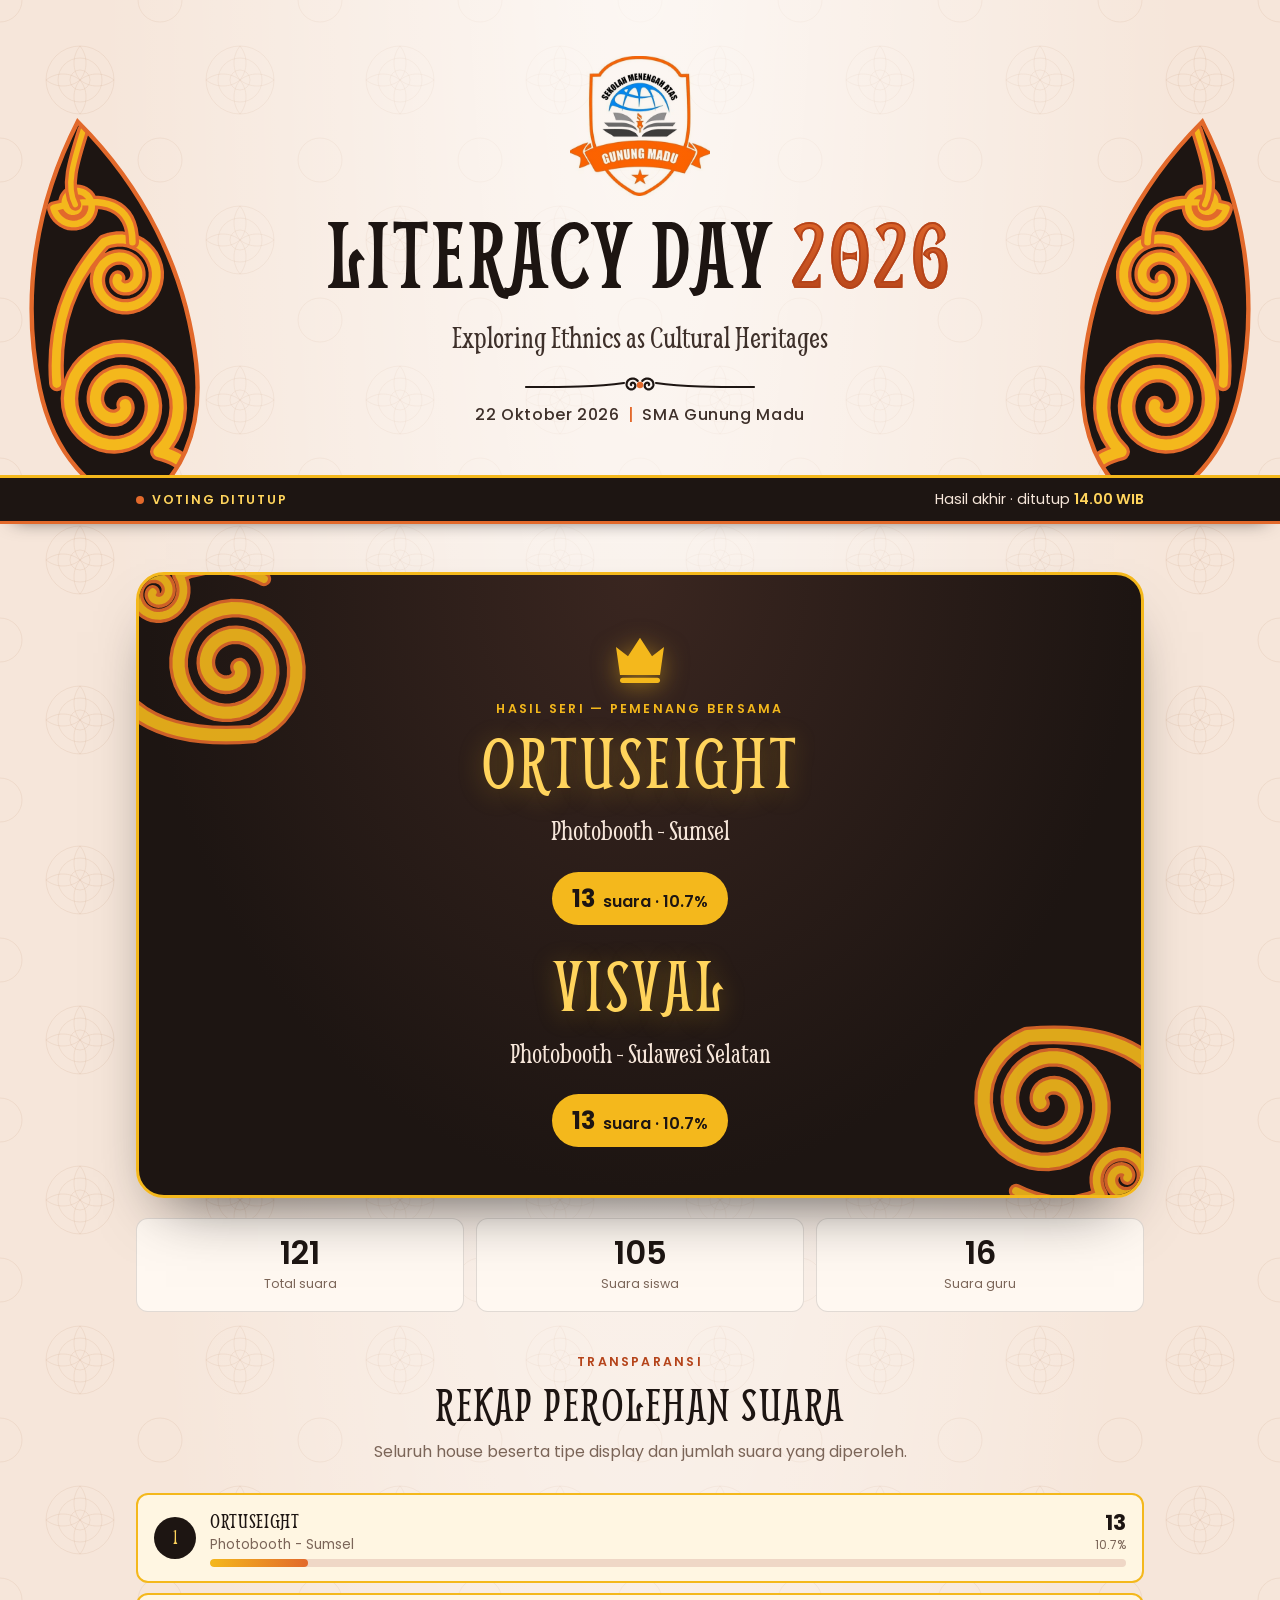
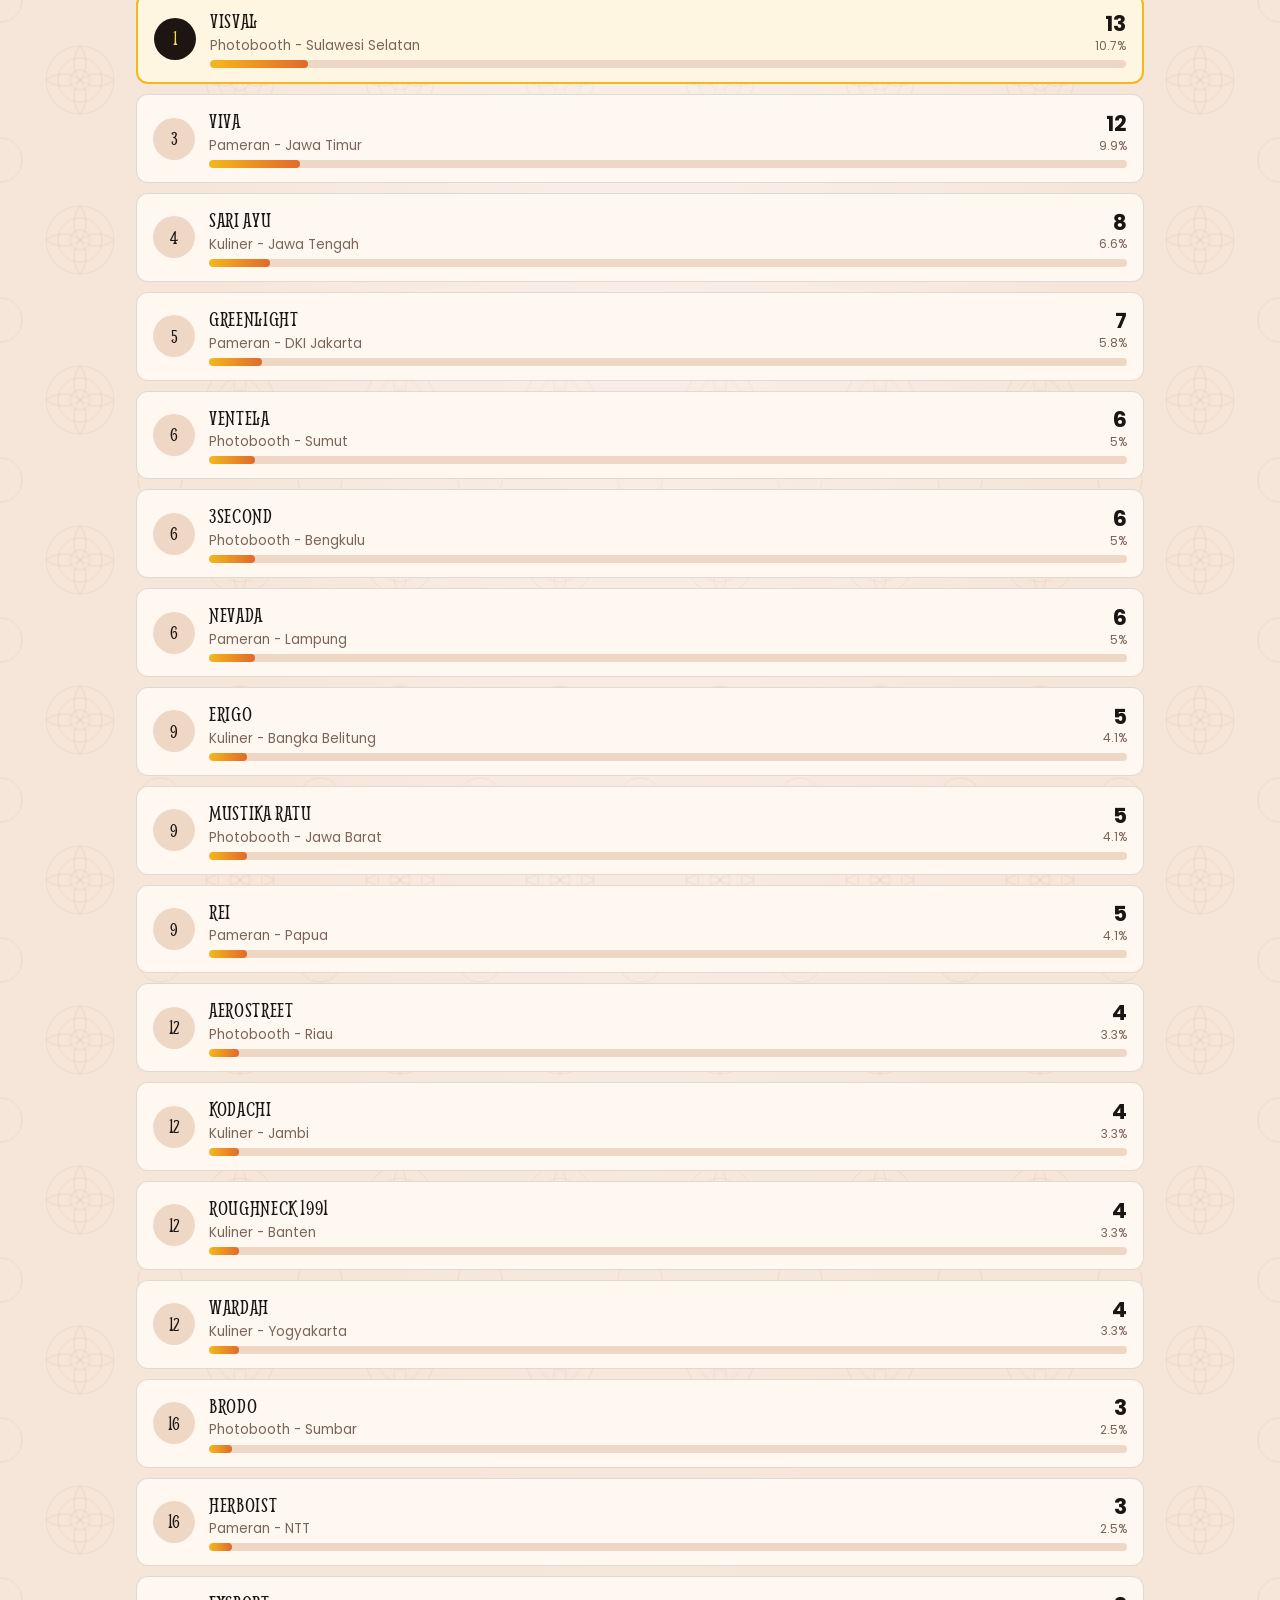
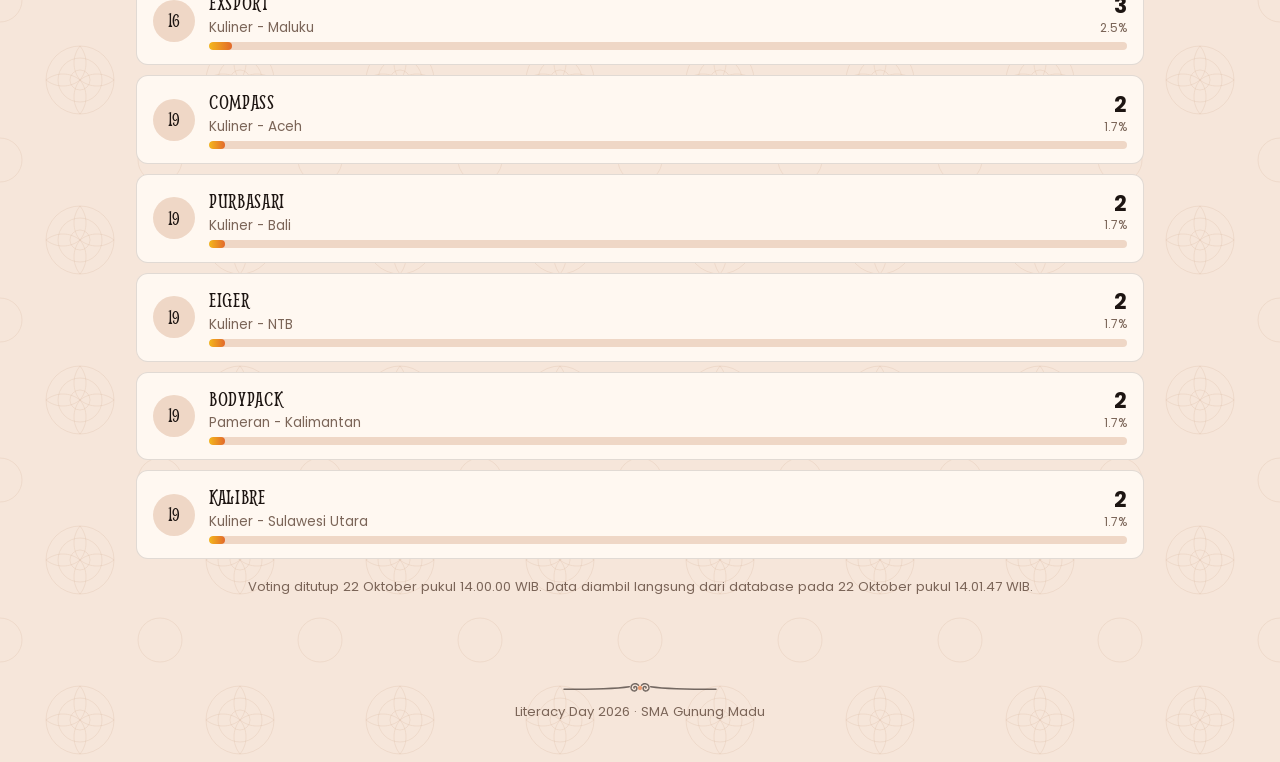
<file: index.html>
<!doctype html>
<html lang="id">
<head>
  <meta charset="utf-8">
  <meta name="viewport" content="width=device-width, initial-scale=1, viewport-fit=cover">
  <title>Voting House · Literacy Day 2026</title>
  <meta name="description" content="Voting house Literacy Day 2026 — Exploring Ethnics as Cultural Heritages, SMA Gunung Madu.">
  <meta name="theme-color" content="#1D1512">
  <link rel="icon" href="assets/logo-sma-gunung-madu.webp" type="image/webp">
  <link rel="apple-touch-icon" href="assets/logo-sma-gunung-madu.webp">
  <link rel="preconnect" href="https://fonts.googleapis.com">
  <link rel="preconnect" href="https://fonts.gstatic.com" crossorigin>
  <link href="https://fonts.googleapis.com/css2?family=Smythe&family=Poppins:wght@400;500;600;700&display=swap" rel="stylesheet">
  <link rel="stylesheet" href="assets/style.css">
</head>
<body>
  <div class="demo-banner" id="demoBanner" hidden>MODE DEMO — data hanya tersimpan di browser ini. Isi API_URL di assets/config.js.</div>

  <header class="hero">
    <div class="ornament ornament--left" data-ornament="panel" aria-hidden="true"></div>
    <div class="ornament ornament--right" data-ornament="panel" aria-hidden="true"></div>
    <div class="hero__inner">
      <button class="emblem" id="emblem" type="button" aria-label="SMA Gunung Madu">
        <img src="assets/logo-sma-gunung-madu.webp" alt="Logo SMA Gunung Madu" width="400" height="400">
      </button>
      <h1 class="hero__title">Literacy Day <span class="hero__year">2026</span></h1>
      <p class="hero__tagline">Exploring Ethnics as Cultural Heritages</p>
      <div class="flourish" data-ornament="flourish" aria-hidden="true"></div>
      <p class="hero__meta">22 Oktober 2026<span>|</span>SMA Gunung Madu</p>
    </div>
  </header>

  <div class="stage" id="stage">
    <div class="stage__inner">
      <span class="stage__label"><i class="stage__dot"></i><span id="stageLabel">Voting House</span></span>
      <span class="stage__time" id="stageTime" aria-live="off">Memuat…</span>
    </div>
  </div>

  <main class="container">
    <!-- Memuat -->
    <section id="viewLoading" class="view">
      <div class="loader" role="status">Menghubungkan ke server…</div>
    </section>

    <!-- Voting -->
    <section id="viewVote" class="view" hidden>
      <div class="section-head">
        <p class="eyebrow">Voting House</p>
        <h2>Pilih House Favoritmu</h2>
        <p class="lead">Satu orang, satu suara. Pilih house dengan display budaya terbaik menurutmu.</p>
      </div>

      <ol class="steps" aria-label="Langkah voting">
        <li id="stepDot1" class="is-active"><span>1</span>Verifikasi</li>
        <li id="stepDot2"><span>2</span>Pilih House</li>
      </ol>

      <form id="stepIdentity" class="card card--narrow" novalidate>
        <div class="segmented" role="group" aria-label="Saya adalah">
          <button type="button" data-role="siswa" aria-pressed="true">
            <svg viewBox="0 0 24 24" fill="none" stroke="currentColor" stroke-width="2" stroke-linecap="round" stroke-linejoin="round" aria-hidden="true"><path d="M22 10 12 5 2 10l10 5 10-5Z"/><path d="M6 12v5c3 2 9 2 12 0v-5"/></svg>
            Siswa
          </button>
          <button type="button" data-role="guru" aria-pressed="false">
            <svg viewBox="0 0 24 24" fill="none" stroke="currentColor" stroke-width="2" stroke-linecap="round" stroke-linejoin="round" aria-hidden="true"><circle cx="12" cy="7" r="4"/><path d="M5 21v-1a7 7 0 0 1 14 0v1"/></svg>
            Guru
          </button>
        </div>

        <p class="form-error" id="identityError" role="alert" hidden></p>

        <div class="field">
          <label for="codeInput" id="codeLabel">4 Angka Terakhir NIS</label>
          <input class="input input--code" id="codeInput" name="code" type="text" inputmode="numeric" autocomplete="off" maxlength="4" placeholder="0000" required>
          <p class="hint" id="codeHint">Contoh: NIS 2526<b>0123</b> → ketik <b>0123</b></p>
        </div>

        <button class="btn btn--primary btn--block" type="submit">Lanjut Pilih House</button>
      </form>

      <div id="stepHouse" hidden>
        <div class="who">
          <span id="whoText"></span>
          <button type="button" class="link-btn" id="changeIdentity">Ganti</button>
        </div>
        <div class="houses" id="houseList" role="radiogroup" aria-label="Daftar house"></div>
        <div class="vote-bar">
          <div class="vote-bar__text">Pilihanmu<strong id="choiceText">Belum memilih</strong></div>
          <button type="button" class="btn btn--gold" id="openConfirm" disabled>Kirim Suara</button>
        </div>
      </div>
    </section>

    <!-- Sudah memilih -->
    <section id="viewVoted" class="view" hidden>
      <div class="card card--narrow voted">
        <div class="voted__icon"><svg viewBox="0 0 24 24" fill="none" stroke="currentColor" stroke-width="3" stroke-linecap="round" stroke-linejoin="round" aria-hidden="true"><path d="m5 12 5 5 9-10"/></svg></div>
        <h2 class="title-display">Terima Kasih!</h2>
        <p class="lead">Suaramu sudah tercatat. Perangkat ini tidak dapat digunakan untuk memilih lagi.</p>
        <div class="voted__choice">
          <span class="tag">Pilihanmu</span>
          <p class="house__name" id="votedName">—</p>
          <p class="hint" id="votedDisplay"></p>
        </div>
        <p class="hint">Pemenang diumumkan otomatis di halaman ini pukul <b id="votedClose">14.00 WIB</b></p>
        <div class="countdown" id="votedCountdown" aria-hidden="true">
          <div><b data-unit="h">00</b><small>Jam</small></div>
          <div><b data-unit="m">00</b><small>Menit</small></div>
          <div><b data-unit="s">00</b><small>Detik</small></div>
        </div>
      </div>
    </section>

    <!-- Hasil -->
    <section id="viewResults" class="view" hidden>
      <div class="winner">
        <div class="winner__orn winner__orn--tl" data-ornament="swirl" aria-hidden="true"></div>
        <div class="winner__orn winner__orn--br" data-ornament="swirl" aria-hidden="true"></div>
        <div class="winner__inner">
          <div class="winner__crown" aria-hidden="true"><svg viewBox="0 0 24 24" fill="currentColor"><path d="M3 7.5 7.5 11 12 4l4.5 7L21 7.5 19.5 18h-15L3 7.5Z"/><rect x="4.5" y="19" width="15" height="2" rx="1"/></svg></div>
          <p class="eyebrow" id="winnerEyebrow">Pemenang Voting House</p>
          <div class="winner__list" id="winnerList"></div>
        </div>
      </div>

      <div class="stats">
        <div class="stat"><b id="statTotal">0</b><span>Total suara</span></div>
        <div class="stat"><b id="statSiswa">0</b><span>Suara siswa</span></div>
        <div class="stat"><b id="statGuru">0</b><span>Suara guru</span></div>
      </div>

      <div class="section-head">
        <p class="eyebrow">Transparansi</p>
        <h2>Rekap Perolehan Suara</h2>
        <p class="lead">Seluruh house beserta tipe display dan jumlah suara yang diperoleh.</p>
      </div>
      <ol class="ranks" id="rankList"></ol>
      <p class="note" id="resultsNote"></p>
    </section>

    <!-- Galat -->
    <section id="viewError" class="view" hidden>
      <div class="card card--narrow" style="text-align:center">
        <h2 class="title-display">Ups!</h2>
        <p class="lead" id="errorText">Terjadi kesalahan.</p>
        <p><button class="btn btn--primary" type="button" id="retryBtn">Coba Lagi</button></p>
      </div>
    </section>
  </main>

  <footer class="footer">
    <div class="flourish" data-ornament="flourish" aria-hidden="true"></div>
    Literacy Day 2026 · SMA Gunung Madu
  </footer>

  <dialog id="confirmDialog" aria-labelledby="confirmTitle">
    <form method="dialog" class="dialog__body">
      <h3 id="confirmTitle">Yakin dengan pilihanmu?</h3>
      <p class="hint">Suara hanya bisa diberikan satu kali dan tidak dapat diubah.</p>
      <div class="dialog__choice">
        <p class="house__name" id="confirmName"></p>
        <span class="tag">Tipe Display</span>
        <strong id="confirmDisplay"></strong>
      </div>
      <p class="form-error" id="confirmError" role="alert" hidden></p>
      <div class="dialog__actions">
        <button class="btn btn--ghost" value="cancel" id="cancelVote">Batal</button>
        <button class="btn btn--primary" type="button" id="submitVote">Ya, Kirim</button>
      </div>
    </form>
  </dialog>

  <script src="assets/config.js"></script>
  <script src="assets/api.js"></script>
  <script src="assets/ornament.js"></script>
  <script src="assets/app.js"></script>
</body>
</html>
</file>
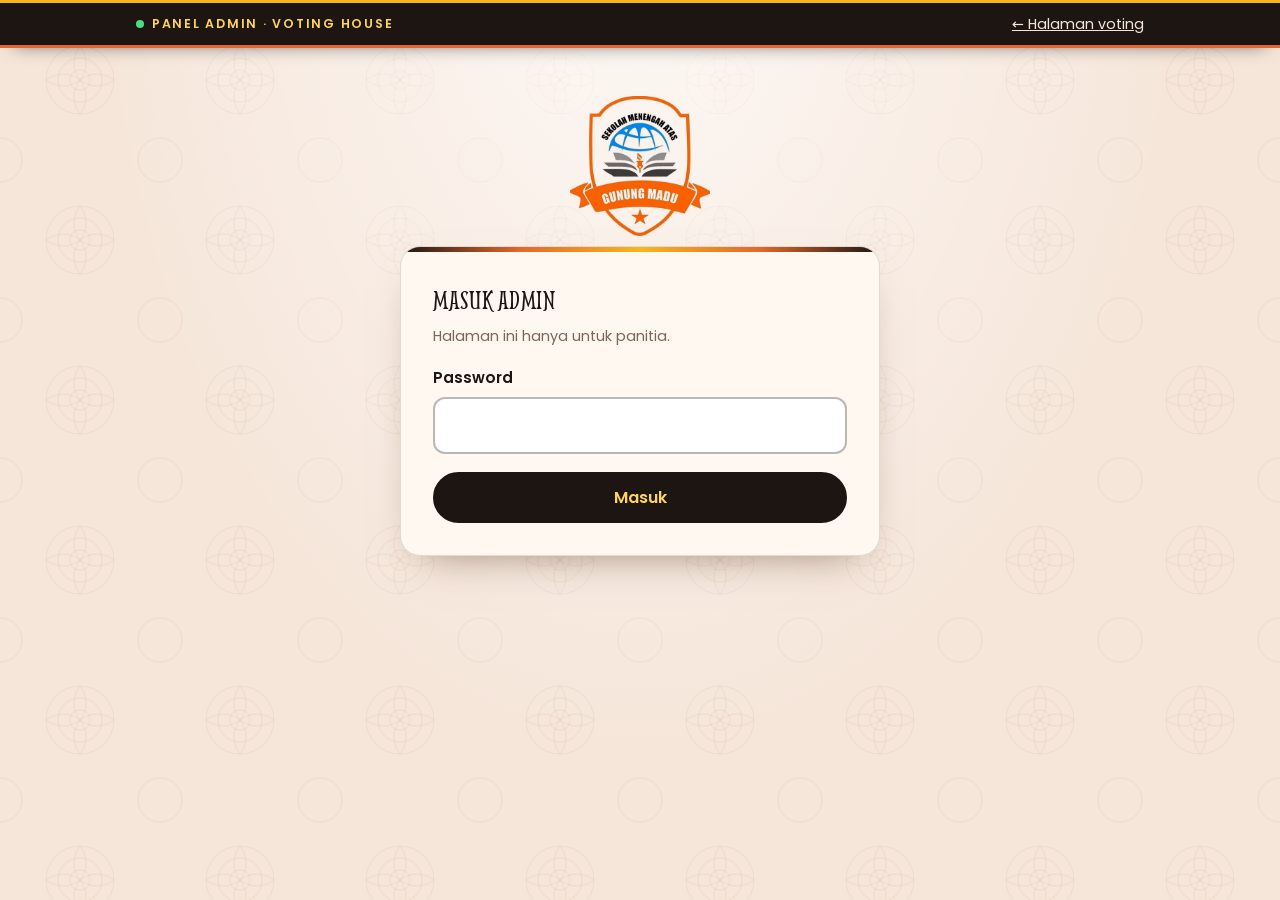
<file: admin.html>
<!doctype html>
<html lang="id">
<head>
  <meta charset="utf-8">
  <meta name="viewport" content="width=device-width, initial-scale=1, viewport-fit=cover">
  <meta name="robots" content="noindex, nofollow">
  <title>Admin · Voting House</title>
  <meta name="theme-color" content="#1D1512">
  <link rel="icon" href="assets/logo-sma-gunung-madu.webp" type="image/webp">
  <link rel="preconnect" href="https://fonts.googleapis.com">
  <link rel="preconnect" href="https://fonts.gstatic.com" crossorigin>
  <link href="https://fonts.googleapis.com/css2?family=Smythe&family=Poppins:wght@400;500;600;700&display=swap" rel="stylesheet">
  <link rel="stylesheet" href="assets/style.css">
</head>
<body>
  <div class="demo-banner" id="demoBanner" hidden>MODE DEMO — password admin: <b>admin</b>. Isi API_URL di assets/config.js untuk memakai Google Sheet.</div>

  <div class="stage">
    <div class="stage__inner">
      <span class="stage__label"><i class="stage__dot"></i>Panel Admin · Voting House</span>
      <a class="stage__time" href="./" style="color:inherit">← Halaman voting</a>
    </div>
  </div>

  <main class="container">
    <!-- Login -->
    <section id="viewLogin">
      <div class="emblem"><img src="assets/logo-sma-gunung-madu.webp" alt="Logo SMA Gunung Madu" width="400" height="400"></div>
      <form class="card card--narrow" id="loginForm">
        <h3>Masuk Admin</h3>
        <p class="sub">Halaman ini hanya untuk panitia.</p>
        <p class="form-error" id="loginError" role="alert" hidden></p>
        <div class="field">
          <label for="password">Password</label>
          <input class="input" id="password" type="password" autocomplete="current-password" required>
        </div>
        <button class="btn btn--primary btn--block" type="submit" id="loginBtn">Masuk</button>
      </form>
    </section>

    <!-- Dasbor -->
    <section id="viewAdmin" hidden>
      <div class="admin-top">
        <div>
          <p class="eyebrow">Literacy Day 2026</p>
          <h2 class="title-display">Panel Admin</h2>
        </div>
        <div class="row-actions">
          <button class="btn btn--ghost btn--small" type="button" id="refreshBtn">Muat ulang data</button>
          <button class="btn btn--ghost btn--small" type="button" id="logoutBtn">Keluar</button>
        </div>
      </div>

      <div class="admin-grid">
        <div class="card">
          <h3>Status</h3>
          <p class="sub" id="statusSub">—</p>
          <div class="kv">
            <div><span>Status voting</span><b id="kvStatus">—</b></div>
            <div><span>Ditutup pada</span><b id="kvClose">—</b></div>
            <div><span>Sisa waktu</span><b id="kvLeft">—</b></div>
            <div><span>Total suara</span><b id="kvTotal">0</b></div>
            <div><span>Siswa / Guru</span><b id="kvRoles">0 / 0</b></div>
            <div><span>Daftar NIS (sheet NIS)</span><b id="kvNis">—</b></div>
          </div>
        </div>

        <div class="card">
          <h3>Kelola House</h3>
          <p class="sub">Format: <b>Nama House - Tipe Display</b>. Ubah nama di bawah, lalu tekan <b>Simpan Daftar House</b>. Suara yang sudah masuk tetap aman saat nama diubah.</p>
          <ol class="edit-list" id="editList"></ol>
          <div class="row-actions" style="margin-bottom:22px">
            <button class="btn btn--ghost btn--small" type="button" id="addRow">+ Tambah house</button>
          </div>

          <div class="field">
            <label for="bulkInput">Tempel banyak sekaligus (satu house per baris)</label>
            <textarea class="input" id="bulkInput" placeholder="Enggang - Rumah Panjang Dayak&#10;Siger - Kain Tapis Lampung&#10;Rencong - Tari Saman Aceh"></textarea>
            <div class="row-actions">
              <button class="btn btn--ghost btn--small" type="button" id="bulkAdd">Tambahkan ke daftar</button>
              <button class="btn btn--ghost btn--small" type="button" id="bulkReplace">Ganti seluruh daftar</button>
            </div>
          </div>

          <button class="btn btn--primary btn--block" type="button" id="saveHouses">Simpan Daftar House</button>
        </div>

        <div class="card">
          <h3>Pengaturan</h3>
          <p class="sub">Semua waktu dalam WIB (UTC+7). Setelah jam tutup, halaman voting otomatis menampilkan pemenang.</p>
          <div class="field">
            <label for="closeInput">Voting ditutup pada</label>
            <input class="input" id="closeInput" type="datetime-local" step="60">
          </div>
          <div class="field">
            <label for="teacherInput">Kode verifikasi guru</label>
            <input class="input" id="teacherInput" type="text" autocomplete="off">
          </div>
          <div class="field">
            <label class="check"><input type="checkbox" id="nisUniqueInput"> <span>Satu NIS (4 digit terakhir) hanya boleh memilih sekali.<br><span class="hint">Aktifkan hanya jika 4 digit terakhir NIS di sekolah tidak ada yang sama.</span></span></label>
          </div>
          <button class="btn btn--primary btn--block" type="button" id="saveSettings">Simpan Pengaturan</button>
        </div>

        <div class="card">
          <h3>Perolehan Suara (Live)</h3>
          <p class="sub">Hanya terlihat di panel admin sampai voting ditutup. Diperbarui tiap 30 detik.</p>
          <ol class="ranks" id="liveList"></ol>
        </div>

        <div class="card">
          <h3>Perangkat Ini</h3>
          <p class="sub">Untuk uji coba: hapus tanda “sudah memilih” di browser ini agar bisa mencoba voting lagi. Tidak menghapus suara di database.</p>
          <button class="btn btn--ghost btn--small" type="button" id="resetDevice">Reset status voting perangkat ini</button>
        </div>
      </div>
    </section>
  </main>

  <div class="toast" id="toast" role="status" aria-live="polite"></div>

  <script src="assets/config.js"></script>
  <script src="assets/api.js"></script>
  <script src="assets/ornament.js"></script>
  <script src="assets/admin.js"></script>
</body>
</html>
</file>
<file: assets/style.css>
/* Literacy Day 2026 — tema mengikuti banner: krem merah muda, hitam, emas, oranye. */
:root {
  --cream: #F6E6DA;
  --cream-2: #EFD7C6;
  --paper: #FFF8F1;
  --ink: #1D1512;
  --ink-2: #3E302A;
  --muted: #7B6558;
  --gold: #F4B81C;
  --gold-2: #FFD45C;
  --orange: #E2692B;
  --ember: #B5441A;
  --ok: #2F7D4F;
  --danger: #B3261E;
  --line: rgba(29, 21, 18, .13);
  --line-strong: rgba(29, 21, 18, .3);
  --radius: 20px;
  --radius-sm: 12px;
  --shadow: 0 18px 40px -24px rgba(70, 35, 10, .6);
  /* Smythe: serif art nouveau ramping, paling mirip huruf "LITERACY DAY" pada banner. */
  --font-display: 'Smythe', 'Times New Roman', serif;
  --font-serif: 'Smythe', Georgia, serif;
  --font-ui: 'Poppins', system-ui, -apple-system, 'Segoe UI', sans-serif;
  color-scheme: light;
}

* { box-sizing: border-box; }
html { -webkit-text-size-adjust: 100%; }
body {
  margin: 0;
  min-height: 100vh;
  font-family: var(--font-ui);
  font-size: 16px;
  line-height: 1.55;
  color: var(--ink);
  background-color: var(--cream);
  background-image:
    radial-gradient(ellipse at 50% -10%, rgba(255, 255, 255, .75), transparent 60%),
    url("data:image/svg+xml,%3Csvg xmlns='http://www.w3.org/2000/svg' width='160' height='160' viewBox='0 0 160 160'%3E%3Cg fill='none' stroke='%23B9825F' stroke-opacity='.13'%3E%3Ccircle cx='80' cy='80' r='34'/%3E%3Ccircle cx='80' cy='80' r='22'/%3E%3Ccircle cx='80' cy='80' r='10'/%3E%3Cpath d='M80 46c8 10 8 24 0 34-8-10-8-24 0-34zM80 114c8-10 8-24 0-34-8 10-8 24 0 34zM46 80c10-8 24-8 34 0-10 8-24 8-34 0zM114 80c-10-8-24-8-34 0 10 8 24 8 34 0z'/%3E%3Ccircle cx='0' cy='0' r='22'/%3E%3Ccircle cx='160' cy='0' r='22'/%3E%3Ccircle cx='0' cy='160' r='22'/%3E%3Ccircle cx='160' cy='160' r='22'/%3E%3C/g%3E%3C/svg%3E");
  -webkit-font-smoothing: antialiased;
}
img, svg { max-width: 100%; }
button, input, select, textarea { font: inherit; color: inherit; }
[hidden] { display: none !important; }
.sr-only { position: absolute; width: 1px; height: 1px; overflow: hidden; clip: rect(0 0 0 0); white-space: nowrap; }

.demo-banner {
  background: var(--orange);
  color: #fff;
  text-align: center;
  font-size: .8rem;
  font-weight: 600;
  padding: 6px 16px;
}

/* ------------------------------------------------------------ Hero */
.hero {
  position: relative;
  overflow: hidden;
  padding: clamp(28px, 6vw, 56px) 16px clamp(30px, 5vw, 48px);
  text-align: center;
}
/* Tanpa z-index agar logo (mix-blend-mode) menyatu dengan latar halaman. */
.hero__inner { position: relative; max-width: 760px; margin: 0 auto; }
.ornament { position: absolute; z-index: 0; pointer-events: none; }
.ornament svg { display: block; width: 100%; height: auto; }
.ornament--left, .ornament--right { bottom: -36px; width: clamp(92px, 15vw, 176px); }
.ornament--left { left: max(-30px, calc(50% - 620px)); transform: rotate(-9deg); }
.ornament--right { right: max(-30px, calc(50% - 620px)); transform: scaleX(-1) rotate(-9deg); }

.emblem {
  display: block;
  width: clamp(96px, 20vw, 140px);
  margin: 0 auto 10px;
  padding: 0;
  border: 0;
  background: none;
  cursor: default;
  -webkit-tap-highlight-color: transparent;
  mix-blend-mode: multiply; /* latar putih logo melebur ke warna krem */
}
.emblem img { display: block; width: 100%; height: auto; }
.emblem.is-poked { animation: poke .25s ease; }
@keyframes poke { 50% { transform: scale(.94); } }

.hero__title {
  margin: 0;
  font-family: var(--font-display);
  font-weight: 400;
  font-size: clamp(3rem, 11vw, 6.2rem);
  line-height: .95;
  letter-spacing: .04em;
  text-transform: uppercase;
  -webkit-text-stroke: .018em var(--ink); /* menebalkan goresan seperti di banner */
}
.hero__year {
  display: inline-block;
  background: linear-gradient(180deg, var(--orange), var(--ember));
  -webkit-background-clip: text;
  background-clip: text;
  color: transparent;
  -webkit-text-stroke-color: var(--ember);
}
.hero__tagline {
  margin: .4em 0 0;
  font-family: var(--font-serif);
  font-weight: 400;
  font-size: clamp(1.35rem, 4vw, 2rem);
  color: var(--ink-2);
}
.flourish { width: min(240px, 60vw); margin: 10px auto 6px; }
.flourish svg { display: block; width: 100%; height: auto; }
.hero__meta {
  margin: 0;
  font-weight: 500;
  font-size: clamp(.85rem, 2.2vw, 1rem);
  letter-spacing: .04em;
  color: var(--ink-2);
}
.hero__meta span { margin: 0 .5em; color: var(--orange); }

/* ------------------------------------------------------------ Stage (status bar) */
.stage {
  position: sticky;
  top: 0;
  z-index: 30;
  background: var(--ink);
  color: var(--cream);
  border-top: 3px solid var(--gold);
  border-bottom: 3px solid var(--orange);
  box-shadow: 0 8px 20px -14px rgba(0, 0, 0, .8);
}
.stage__inner {
  max-width: 1040px;
  margin: 0 auto;
  padding: 10px 16px;
  display: flex;
  align-items: center;
  justify-content: space-between;
  gap: 8px 16px;
  flex-wrap: wrap;
}
.stage__label {
  display: inline-flex;
  align-items: center;
  gap: 8px;
  font-size: .78rem;
  font-weight: 600;
  letter-spacing: .14em;
  text-transform: uppercase;
  color: var(--gold-2);
}
.stage__dot { width: 8px; height: 8px; border-radius: 50%; background: #4ADE80; box-shadow: 0 0 0 0 rgba(74, 222, 128, .6); animation: pulse 2s infinite; }
.stage.is-closed .stage__dot { background: var(--orange); animation: none; }
@keyframes pulse { 70% { box-shadow: 0 0 0 8px rgba(74, 222, 128, 0); } 100% { box-shadow: 0 0 0 0 rgba(74, 222, 128, 0); } }
.stage__time { font-size: .9rem; font-variant-numeric: tabular-nums; }
.stage__time strong { color: var(--gold-2); font-weight: 600; }

/* ------------------------------------------------------------ Layout */
.container { max-width: 1040px; margin: 0 auto; padding: clamp(28px, 5vw, 48px) 16px 72px; }
.section-head { text-align: center; max-width: 640px; margin: 0 auto 28px; }
.eyebrow {
  margin: 0 0 6px;
  font-size: .78rem;
  font-weight: 600;
  letter-spacing: .18em;
  text-transform: uppercase;
  color: var(--ember);
}
.section-head h2, .title-display {
  margin: 0;
  font-family: var(--font-display);
  font-weight: 400;
  font-size: clamp(2rem, 6vw, 3.1rem);
  line-height: 1.05;
  letter-spacing: .03em;
  text-transform: uppercase;
}
.lead { margin: 10px 0 0; color: var(--muted); }

.card {
  position: relative;
  overflow: hidden;
  background: var(--paper);
  border: 1px solid var(--line);
  border-radius: var(--radius);
  box-shadow: var(--shadow);
  padding: clamp(20px, 4vw, 32px);
}
.card::before {
  content: '';
  position: absolute;
  inset: 0 0 auto;
  height: 5px;
  background: linear-gradient(90deg, var(--ink), var(--orange) 25%, var(--gold) 50%, var(--orange) 75%, var(--ink));
}
.card--narrow { max-width: 480px; margin: 0 auto; }

/* ------------------------------------------------------------ Steps */
.steps { display: flex; justify-content: center; gap: 8px; margin: 0 0 20px; padding: 0; list-style: none; }
.steps li {
  display: inline-flex;
  align-items: center;
  gap: 8px;
  padding: 6px 14px 6px 6px;
  border-radius: 999px;
  border: 1px solid var(--line);
  background: rgba(255, 248, 241, .7);
  font-size: .85rem;
  font-weight: 500;
  color: var(--muted);
}
.steps li span {
  display: grid;
  place-items: center;
  width: 24px;
  height: 24px;
  border-radius: 50%;
  background: var(--cream-2);
  font-size: .75rem;
  font-weight: 700;
}
.steps li.is-active { border-color: var(--ink); color: var(--ink); background: var(--paper); }
.steps li.is-active span { background: var(--ink); color: var(--gold-2); }
.steps li.is-done span { background: var(--gold); color: var(--ink); }

/* ------------------------------------------------------------ Form */
.segmented {
  display: grid;
  grid-template-columns: 1fr 1fr;
  gap: 4px;
  padding: 4px;
  margin-bottom: 22px;
  border: 2px solid var(--ink);
  border-radius: 999px;
}
.segmented button {
  display: inline-flex;
  align-items: center;
  justify-content: center;
  gap: 8px;
  padding: 10px 12px;
  border: 0;
  border-radius: 999px;
  background: transparent;
  font-weight: 600;
  cursor: pointer;
  transition: background .2s, color .2s;
}
.segmented button svg { width: 20px; height: 20px; }
.segmented button[aria-pressed="true"] { background: var(--ink); color: var(--gold-2); }
.segmented button:focus-visible { outline: 3px solid var(--gold); outline-offset: 2px; }

.field { display: grid; gap: 8px; margin-bottom: 18px; }
.field label { font-weight: 600; font-size: .95rem; }
.input {
  width: 100%;
  padding: 14px 16px;
  border: 2px solid var(--line-strong);
  border-radius: var(--radius-sm);
  background: #fff;
  font-size: 1rem;
  transition: border-color .2s, box-shadow .2s;
}
.input:focus { outline: none; border-color: var(--gold); box-shadow: 0 0 0 4px rgba(244, 184, 28, .3); }
.input--code {
  text-align: center;
  font-size: 1.7rem;
  font-weight: 600;
  letter-spacing: .4em;
  padding-left: calc(16px + .4em);
  font-variant-numeric: tabular-nums;
}
.input--code::placeholder { letter-spacing: .4em; color: rgba(29, 21, 18, .25); }
.input.is-invalid { border-color: var(--danger); }
.hint { margin: 0; font-size: .85rem; color: var(--muted); }
.form-error {
  margin: 0 0 16px;
  padding: 10px 14px;
  border-radius: var(--radius-sm);
  background: #FCE8E6;
  color: var(--danger);
  font-size: .9rem;
  font-weight: 500;
}

/* ------------------------------------------------------------ Buttons */
.btn {
  display: inline-flex;
  align-items: center;
  justify-content: center;
  gap: .5em;
  padding: .85em 1.5em;
  border: 2px solid var(--ink);
  border-radius: 999px;
  background: transparent;
  font-weight: 600;
  font-size: 1rem;
  line-height: 1.2;
  text-decoration: none;
  cursor: pointer;
  transition: background .2s, color .2s, box-shadow .2s, transform .1s;
}
.btn:active { transform: translateY(1px); }
.btn:focus-visible { outline: 3px solid var(--gold); outline-offset: 2px; }
.btn--primary { background: var(--ink); color: var(--gold-2); }
.btn--primary:hover { box-shadow: 0 0 0 4px rgba(244, 184, 28, .35); }
.btn--gold { background: var(--gold); border-color: var(--gold); color: var(--ink); }
.btn--gold:hover { background: var(--gold-2); }
.btn--ghost:hover { background: rgba(29, 21, 18, .06); }
.btn--small { padding: .45em 1em; font-size: .85rem; }
.btn--block { width: 100%; }
.btn[disabled] { opacity: .45; cursor: not-allowed; box-shadow: none; }
.btn.is-loading { pointer-events: none; }
.btn.is-loading::before {
  content: '';
  width: 1em;
  height: 1em;
  border: 2px solid currentColor;
  border-right-color: transparent;
  border-radius: 50%;
  animation: spin .7s linear infinite;
}
.link-btn { border: 0; background: none; padding: 0; color: var(--ember); font-weight: 600; text-decoration: underline; cursor: pointer; }

/* ------------------------------------------------------------ Houses */
.who {
  display: flex;
  align-items: center;
  justify-content: space-between;
  gap: 12px;
  flex-wrap: wrap;
  margin: 0 auto 20px;
  padding: 10px 16px;
  border-radius: 999px;
  border: 1px dashed var(--line-strong);
  background: rgba(255, 248, 241, .7);
  font-size: .9rem;
}
.houses {
  display: grid;
  grid-template-columns: repeat(auto-fill, minmax(230px, 1fr));
  gap: 16px;
}
.house { position: relative; display: block; cursor: pointer; }
.house input { position: absolute; opacity: 0; pointer-events: none; }
.house__body {
  position: relative;
  overflow: hidden;
  height: 100%;
  min-height: 150px;
  display: flex;
  flex-direction: column;
  gap: 10px;
  padding: 18px 18px 20px;
  border: 2px solid var(--line);
  border-radius: var(--radius);
  background: var(--paper);
  transition: border-color .2s, box-shadow .2s, transform .2s, background .2s;
}
.house__body::after {
  content: '';
  position: absolute;
  right: -26px;
  bottom: -26px;
  width: 110px;
  height: 110px;
  background: var(--swirl) no-repeat center / contain;
  opacity: .14;
  transition: opacity .2s;
}
.house:hover .house__body { border-color: var(--line-strong); transform: translateY(-2px); }
.house input:focus-visible + .house__body { outline: 3px solid var(--gold); outline-offset: 3px; }
.house input:checked + .house__body {
  border-color: var(--gold);
  background: linear-gradient(160deg, #FFF8EA, #FFEDC7);
  box-shadow: 0 0 0 4px rgba(244, 184, 28, .3), var(--shadow);
}
.house input:checked + .house__body::after { opacity: .55; }
.house__num {
  display: grid;
  place-items: center;
  width: 40px;
  height: 40px;
  border-radius: 50%;
  background: var(--ink);
  color: var(--gold-2);
  font-family: var(--font-display);
  font-size: 1.2rem;
}
.house__check {
  position: absolute;
  top: 16px;
  right: 16px;
  display: grid;
  place-items: center;
  width: 28px;
  height: 28px;
  border-radius: 50%;
  border: 2px solid var(--line-strong);
  color: transparent;
  transition: all .2s;
}
.house__check svg { width: 16px; height: 16px; }
.house input:checked + .house__body .house__check { background: var(--ink); border-color: var(--ink); color: var(--gold-2); }
.house__name {
  margin: 0;
  font-family: var(--font-display);
  font-size: 1.75rem;
  line-height: 1.05;
  letter-spacing: .03em;
  text-transform: uppercase;
  word-break: break-word;
}
.house__display { position: relative; z-index: 1; margin: auto 0 0; }
.tag {
  display: block;
  font-size: .7rem;
  font-weight: 600;
  letter-spacing: .14em;
  text-transform: uppercase;
  color: var(--ember);
}
.house__display strong { font-family: var(--font-serif); font-size: 1.3rem; font-weight: 400; line-height: 1.2; }

.vote-bar {
  position: sticky;
  bottom: 12px;
  z-index: 20;
  display: flex;
  align-items: center;
  justify-content: space-between;
  gap: 12px;
  margin-top: 24px;
  padding: 12px 12px 12px 20px;
  border-radius: 999px;
  background: rgba(29, 21, 18, .96);
  color: var(--cream);
  box-shadow: 0 16px 30px -12px rgba(0, 0, 0, .6);
}
.vote-bar__text { min-width: 0; font-size: .9rem; line-height: 1.3; }
.vote-bar__text strong { display: block; color: var(--gold-2); font-size: 1rem; overflow: hidden; text-overflow: ellipsis; white-space: nowrap; }
.vote-bar .btn { flex-shrink: 0; }

.empty { text-align: center; padding: 32px 16px; color: var(--muted); }

/* ------------------------------------------------------------ Dialog */
dialog {
  width: min(440px, calc(100vw - 32px));
  padding: 0;
  border: 0;
  border-radius: var(--radius);
  background: var(--paper);
  color: var(--ink);
  box-shadow: 0 30px 60px -20px rgba(0, 0, 0, .55);
}
dialog::backdrop { background: rgba(29, 21, 18, .6); backdrop-filter: blur(3px); }
.dialog__body { padding: 28px 24px 24px; text-align: center; }
.dialog__body h3 { margin: 0 0 4px; font-family: var(--font-display); font-weight: 400; font-size: 1.9rem; text-transform: uppercase; letter-spacing: .03em; }
.dialog__choice {
  margin: 18px 0;
  padding: 18px;
  border-radius: var(--radius-sm);
  background: var(--ink);
  color: var(--cream);
  border: 2px solid var(--gold);
}
.dialog__choice .house__name { color: var(--gold-2); }
.dialog__choice .tag { color: var(--gold); margin-top: 8px; }
.dialog__choice strong { font-family: var(--font-serif); font-size: 1.3rem; font-weight: 400; }
.dialog__actions { display: grid; grid-template-columns: 1fr 1.4fr; gap: 10px; }

/* ------------------------------------------------------------ Voted */
.voted { text-align: center; }
.voted__icon {
  display: grid;
  place-items: center;
  width: 72px;
  height: 72px;
  margin: 6px auto 14px;
  border-radius: 50%;
  background: var(--ink);
  color: var(--gold-2);
  box-shadow: 0 0 0 6px rgba(244, 184, 28, .35);
}
.voted__icon svg { width: 36px; height: 36px; }
.voted__choice { margin: 18px 0; padding: 16px; border-radius: var(--radius-sm); border: 2px dashed var(--gold); background: #FFF6E2; }
.countdown { display: flex; justify-content: center; gap: 8px; margin: 16px 0 4px; }
.countdown div {
  min-width: 70px;
  padding: 10px 6px;
  border-radius: var(--radius-sm);
  background: var(--ink);
  color: var(--gold-2);
}
.countdown b { display: block; font-size: 1.8rem; font-weight: 600; line-height: 1; font-variant-numeric: tabular-nums; }
.countdown small { display: block; margin-top: 4px; font-size: .68rem; letter-spacing: .12em; text-transform: uppercase; color: var(--cream-2); }

/* ------------------------------------------------------------ Results */
.winner {
  position: relative;
  overflow: hidden;
  padding: clamp(28px, 6vw, 48px) 20px;
  border: 3px solid var(--gold);
  border-radius: 28px;
  background: radial-gradient(ellipse at 50% 0%, #3A2620, var(--ink) 70%);
  color: var(--cream);
  text-align: center;
  box-shadow: 0 30px 60px -30px rgba(0, 0, 0, .7);
}
.winner__orn { position: absolute; width: clamp(120px, 26vw, 220px); opacity: .9; pointer-events: none; }
.winner__orn svg { display: block; width: 100%; height: auto; }
.winner__orn--tl { top: -40px; left: -40px; }
.winner__orn--br { bottom: -40px; right: -40px; transform: rotate(180deg); }
.winner__inner { position: relative; z-index: 1; }
.winner .eyebrow { color: var(--gold); }
.winner__crown { width: 64px; height: 64px; margin: 4px auto 8px; color: var(--gold); filter: drop-shadow(0 4px 12px rgba(244, 184, 28, .5)); }
.winner__crown svg { width: 100%; height: 100%; }
.winner__list { display: grid; gap: 22px; }
.winner__name {
  margin: 0;
  font-family: var(--font-display);
  font-weight: 400;
  font-size: clamp(2.6rem, 10vw, 4.8rem);
  line-height: 1;
  letter-spacing: .04em;
  text-transform: uppercase;
  color: var(--gold-2);
  text-shadow: 0 4px 24px rgba(244, 184, 28, .35);
  word-break: break-word;
}
.winner__display { margin: 8px 0 0; font-family: var(--font-serif); font-size: clamp(1.35rem, 4vw, 1.8rem); font-weight: 400; }
.winner__votes {
  display: inline-flex;
  align-items: baseline;
  gap: 8px;
  margin-top: 18px;
  padding: 8px 20px;
  border-radius: 999px;
  background: var(--gold);
  color: var(--ink);
  font-weight: 600;
}
.winner__votes b { font-size: 1.5rem; }

.stats { display: grid; grid-template-columns: repeat(3, 1fr); gap: 12px; margin: 20px 0 40px; }
.stat {
  padding: 16px 12px;
  border-radius: var(--radius-sm);
  border: 1px solid var(--line);
  background: var(--paper);
  text-align: center;
}
.stat b { display: block; font-size: clamp(1.5rem, 5vw, 2rem); font-weight: 600; line-height: 1.1; font-variant-numeric: tabular-nums; }
.stat span { font-size: .78rem; color: var(--muted); }

.ranks { display: grid; gap: 10px; margin: 0; padding: 0; list-style: none; }
.rank {
  display: grid;
  grid-template-columns: auto 1fr auto;
  align-items: center;
  gap: 4px 14px;
  padding: 14px 16px;
  border: 1px solid var(--line);
  border-radius: var(--radius-sm);
  background: var(--paper);
}
.rank__pos {
  grid-row: span 2;
  display: grid;
  place-items: center;
  width: 42px;
  height: 42px;
  border-radius: 50%;
  background: var(--cream-2);
  font-family: var(--font-display);
  font-size: 1.25rem;
}
.rank.is-top { border: 2px solid var(--gold); background: #FFF6E2; }
.rank.is-top .rank__pos { background: var(--ink); color: var(--gold-2); }
.rank__info { min-width: 0; }
.rank__name { margin: 0; font-family: var(--font-display); font-size: 1.35rem; line-height: 1.1; text-transform: uppercase; letter-spacing: .03em; word-break: break-word; }
.rank__display { margin: 2px 0 0; font-size: .85rem; color: var(--muted); }
.rank__votes { text-align: right; line-height: 1.1; }
.rank__votes b { display: block; font-size: 1.35rem; font-variant-numeric: tabular-nums; }
.rank__votes span { font-size: .75rem; color: var(--muted); }
.bar { grid-column: 2 / 4; height: 8px; border-radius: 999px; background: var(--cream-2); overflow: hidden; }
.bar i { display: block; height: 100%; width: 0; border-radius: inherit; background: linear-gradient(90deg, var(--gold), var(--orange)); transition: width 1.2s cubic-bezier(.2, .8, .2, 1); }
.note { margin: 18px 0 0; text-align: center; font-size: .82rem; color: var(--muted); }

/* ------------------------------------------------------------ Loader */
.loader { display: grid; place-items: center; gap: 14px; padding: 60px 16px; color: var(--muted); }
.loader::before {
  content: '';
  width: 44px;
  height: 44px;
  border-radius: 50%;
  border: 4px solid var(--cream-2);
  border-top-color: var(--ink);
  border-right-color: var(--gold);
  animation: spin .9s linear infinite;
}
@keyframes spin { to { transform: rotate(360deg); } }

/* ------------------------------------------------------------ Footer */
.footer { padding: 0 16px 40px; text-align: center; font-size: .82rem; color: var(--muted); }
.footer .flourish { width: 160px; opacity: .6; }

/* ------------------------------------------------------------ Admin */
.admin-grid { display: grid; gap: 20px; }
.admin-top { display: flex; align-items: center; justify-content: space-between; gap: 12px; flex-wrap: wrap; margin-bottom: 20px; }
.card h3 { margin: 0 0 4px; font-family: var(--font-display); font-weight: 400; font-size: 1.7rem; text-transform: uppercase; letter-spacing: .03em; }
.card .sub { margin: 0 0 18px; color: var(--muted); font-size: .9rem; }
.pill { display: inline-flex; align-items: center; gap: 6px; padding: 4px 12px; border-radius: 999px; font-size: .8rem; font-weight: 600; }
.pill--open { background: #DCF3E4; color: var(--ok); }
.pill--closed { background: #FBE3D6; color: var(--ember); }
.kv { display: grid; grid-template-columns: repeat(auto-fit, minmax(130px, 1fr)); gap: 10px; }
.kv > div { padding: 12px 14px; border-radius: var(--radius-sm); background: var(--cream); }
.kv > div > span { display: block; font-size: .75rem; color: var(--muted); }
.kv b { font-size: 1.05rem; font-variant-numeric: tabular-nums; }
.edit-list { display: grid; gap: 10px; margin: 0 0 14px; padding: 0; list-style: none; counter-reset: h; }
.edit-row { display: grid; grid-template-columns: 34px 1fr 1fr 40px; gap: 8px; align-items: center; }
.edit-row::before {
  counter-increment: h;
  content: counter(h);
  display: grid;
  place-items: center;
  width: 30px;
  height: 30px;
  border-radius: 50%;
  background: var(--ink);
  color: var(--gold-2);
  font-size: .8rem;
  font-weight: 600;
}
.edit-row .input { padding: 10px 12px; }
.icon-btn {
  display: grid;
  place-items: center;
  width: 40px;
  height: 40px;
  border: 1px solid var(--line-strong);
  border-radius: 10px;
  background: #fff;
  color: var(--danger);
  cursor: pointer;
}
.icon-btn svg { width: 18px; height: 18px; }
.icon-btn:hover { background: #FCE8E6; }
textarea.input { min-height: 120px; resize: vertical; font-size: .95rem; line-height: 1.5; }
.row-actions { display: flex; flex-wrap: wrap; gap: 10px; }
.check { display: flex; gap: 10px; align-items: flex-start; font-size: .92rem; cursor: pointer; }
.check input { width: 20px; height: 20px; margin-top: 2px; accent-color: var(--ink); }
.toast {
  position: fixed;
  left: 50%;
  bottom: 20px;
  z-index: 100;
  transform: translate(-50%, 20px);
  max-width: calc(100vw - 32px);
  padding: 12px 20px;
  border-radius: 999px;
  background: var(--ink);
  color: var(--gold-2);
  font-weight: 500;
  font-size: .9rem;
  opacity: 0;
  pointer-events: none;
  transition: opacity .25s, transform .25s;
}
.toast.is-on { opacity: 1; transform: translate(-50%, 0); }
.toast.is-error { background: var(--danger); color: #fff; }

/* ------------------------------------------------------------ Responsive */
@media (max-width: 640px) {
  .ornament--left, .ornament--right { width: 80px; bottom: -28px; }
  .ornament--left { left: -50px; }
  .ornament--right { right: -50px; }
  .hero__meta { letter-spacing: 0; }
  .stage__inner { justify-content: center; text-align: center; }
  .houses { grid-template-columns: 1fr; gap: 12px; }
  .house__body { min-height: 0; flex-direction: row; flex-wrap: wrap; align-items: center; padding: 14px 52px 14px 14px; }
  .house__name { flex: 1; font-size: 1.5rem; }
  .house__display { flex-basis: 100%; margin: 0; }
  .house__check { top: 50%; transform: translateY(-50%); }
  .vote-bar { border-radius: 20px; padding: 10px 10px 10px 16px; }
  .countdown div { min-width: 0; flex: 1; }
  .stats { gap: 8px; }
  .rank { padding: 12px; gap: 4px 10px; }
  .rank__pos { width: 36px; height: 36px; font-size: 1.1rem; }
  .edit-row { grid-template-columns: 30px 1fr 40px; }
  .edit-row .input:nth-of-type(2) { grid-column: 2; }
  .edit-row .icon-btn { grid-column: 3; grid-row: 1; }
}

@media (prefers-reduced-motion: reduce) {
  *, *::before, *::after { animation: none !important; transition: none !important; }
}
</file>
